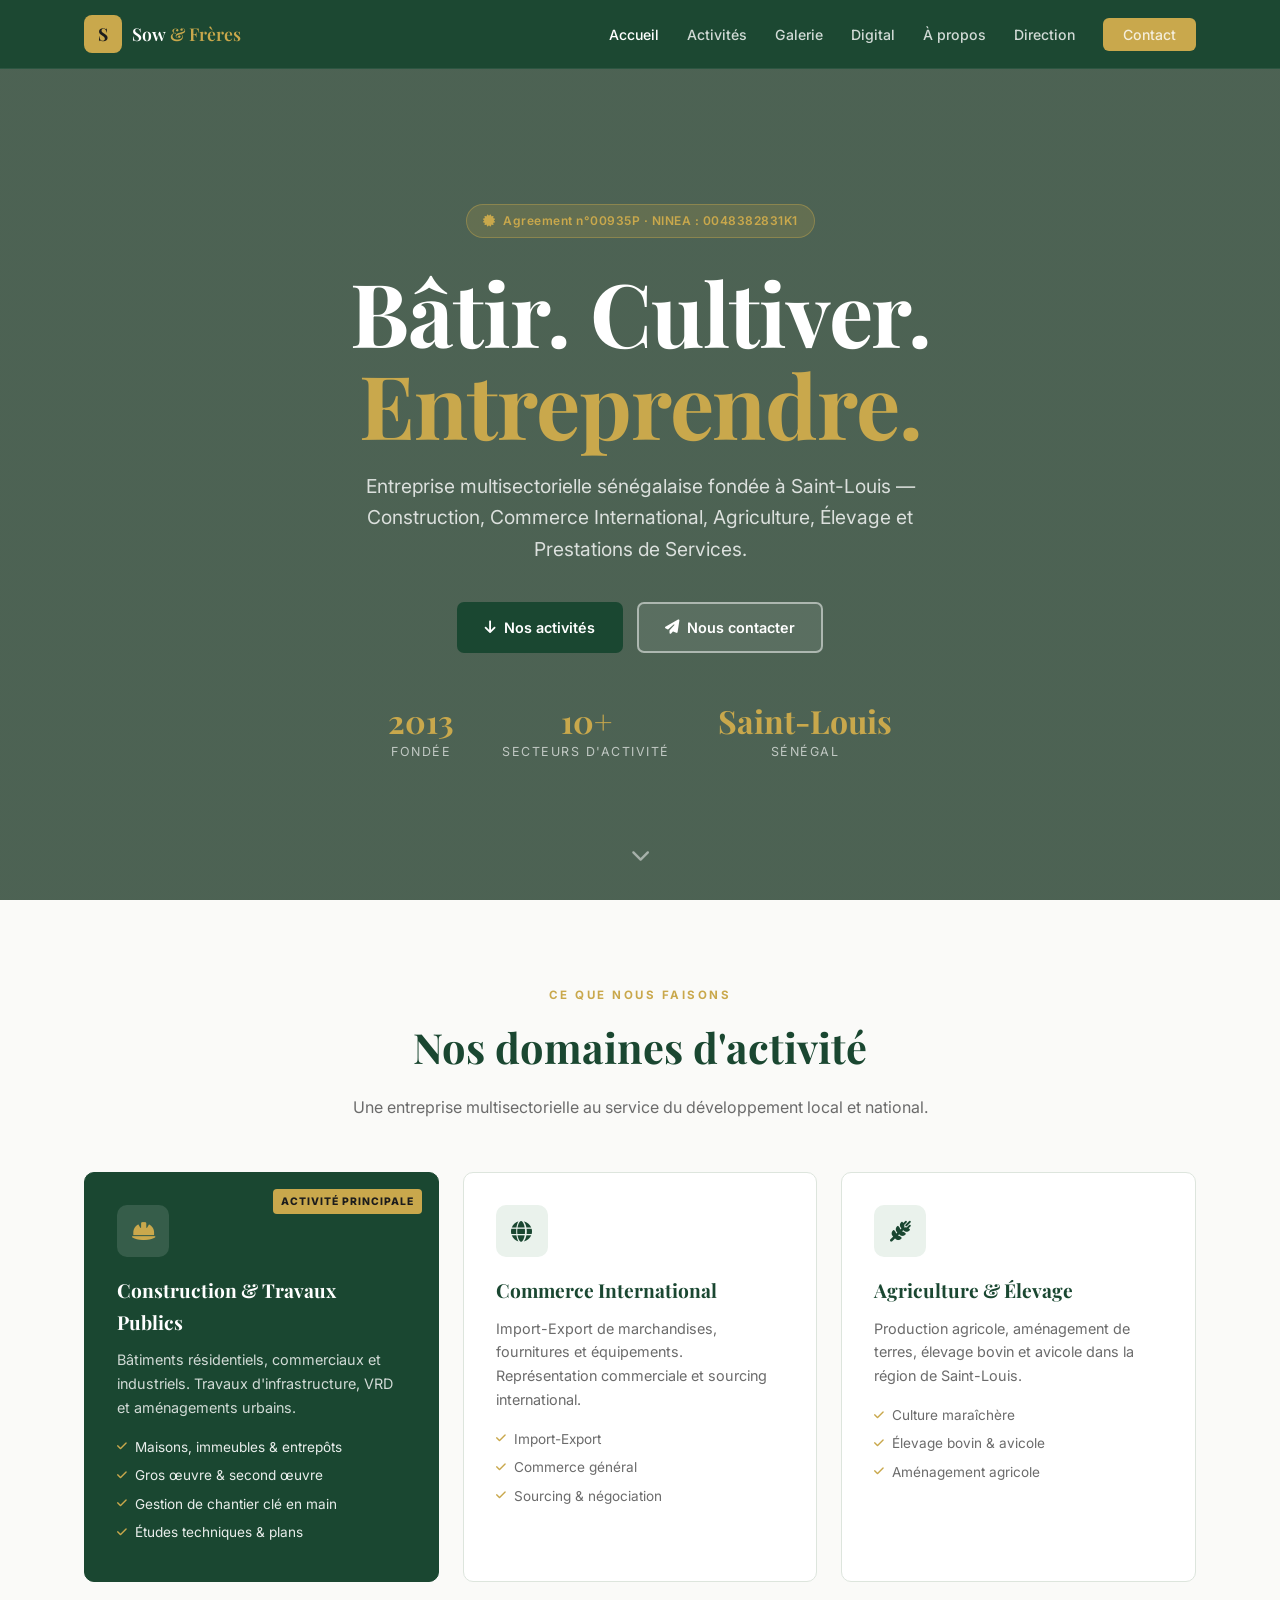
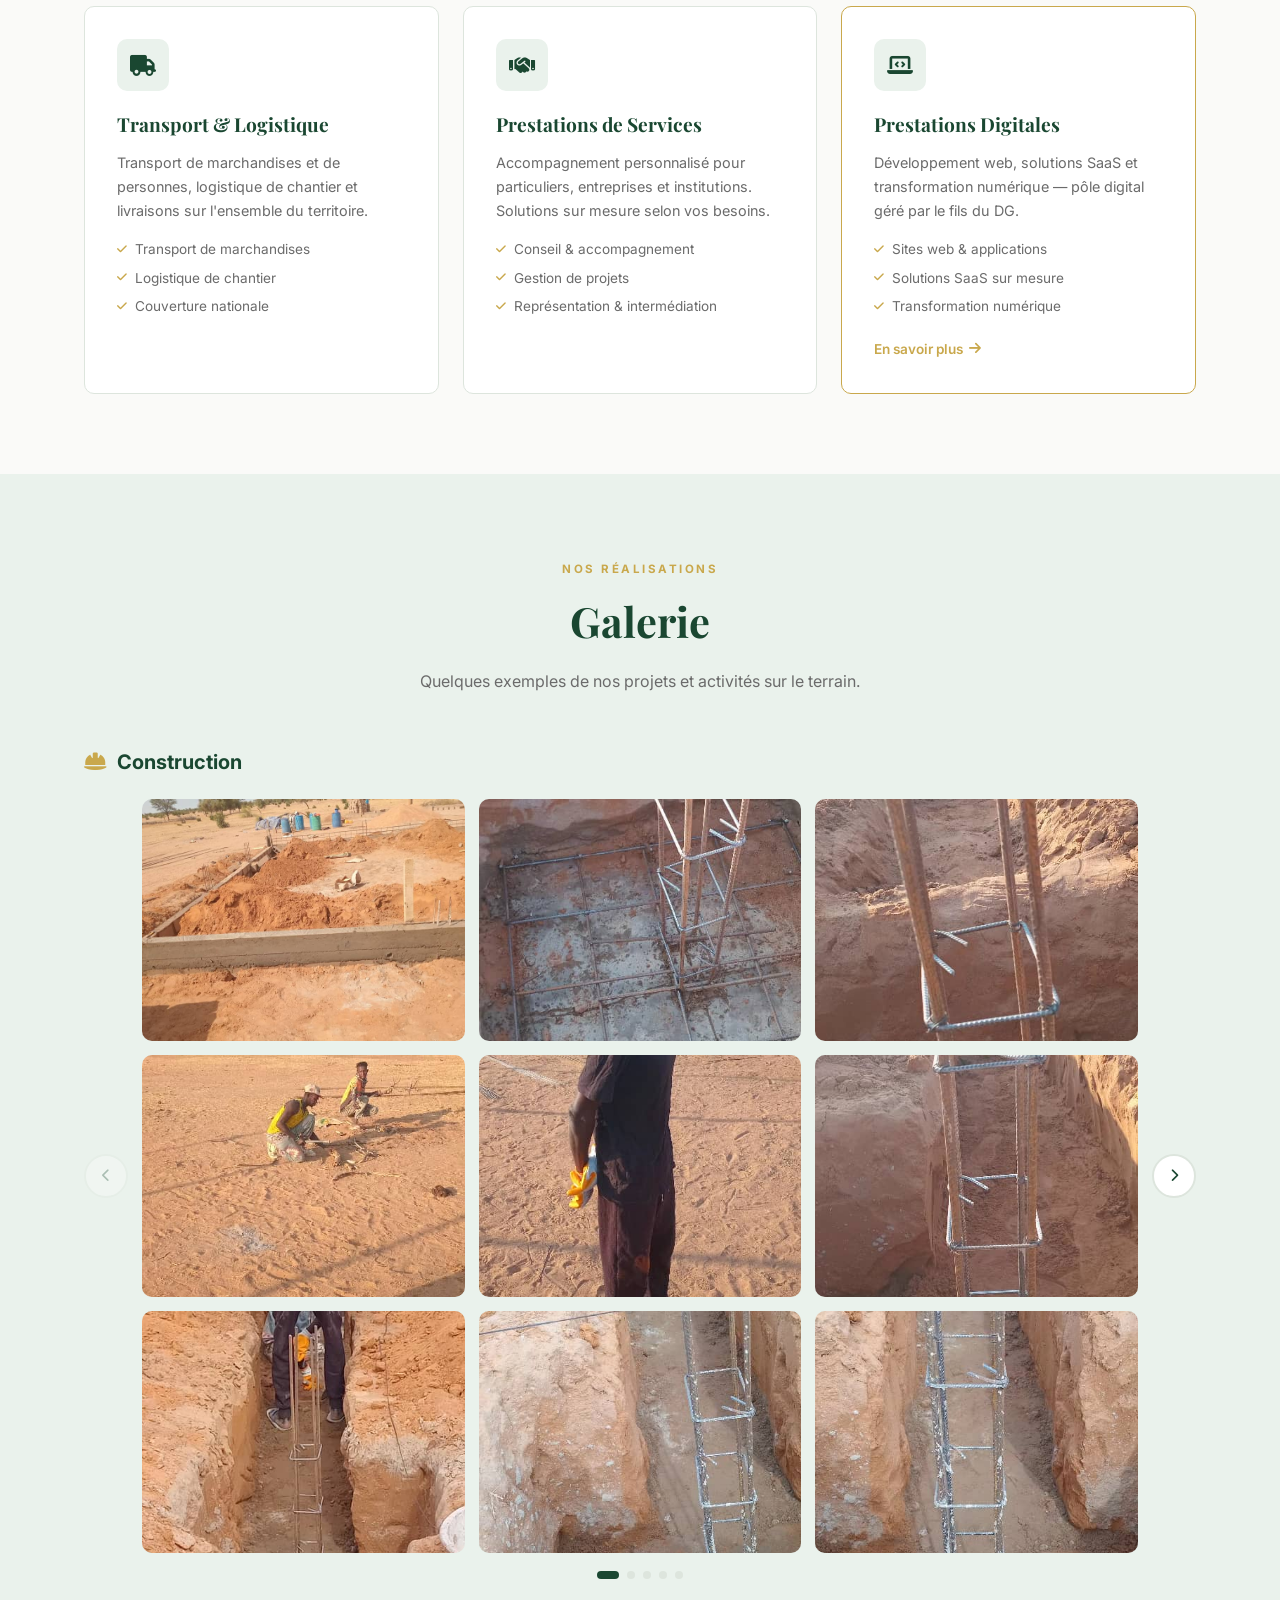
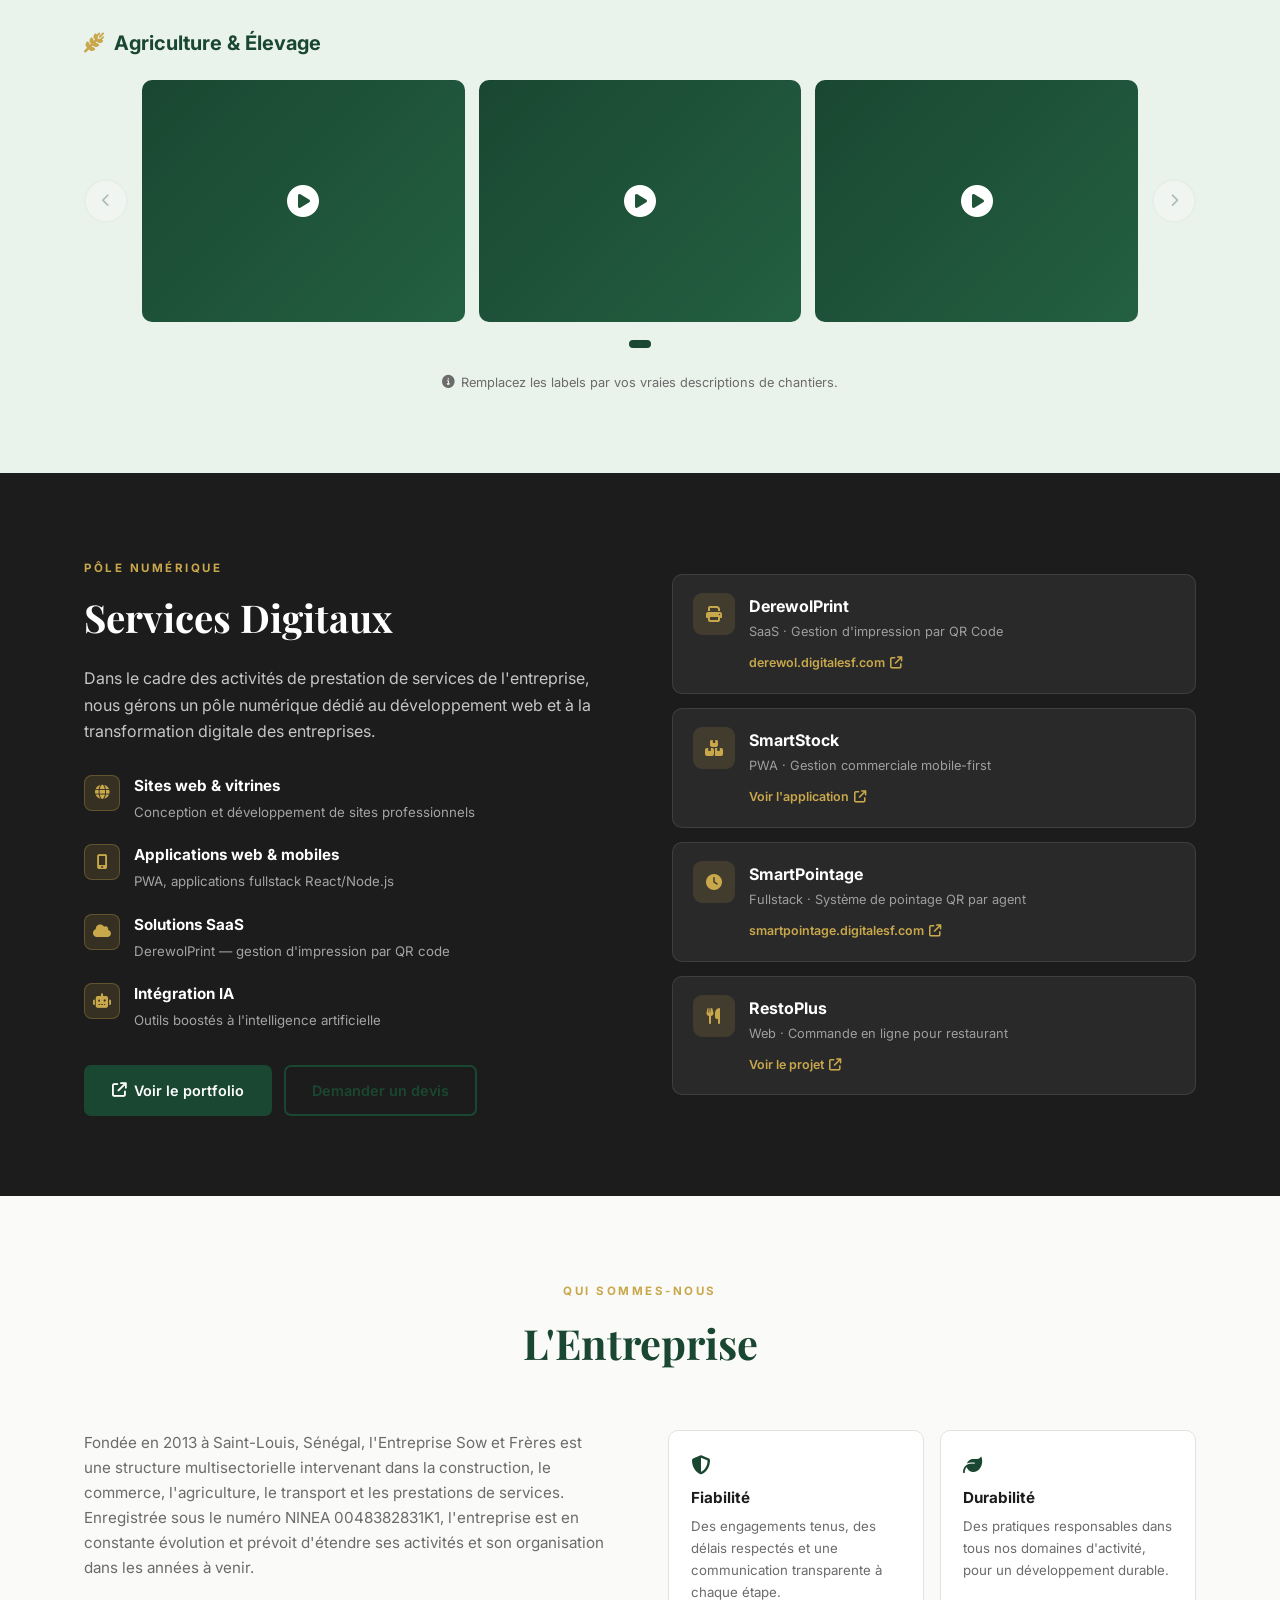
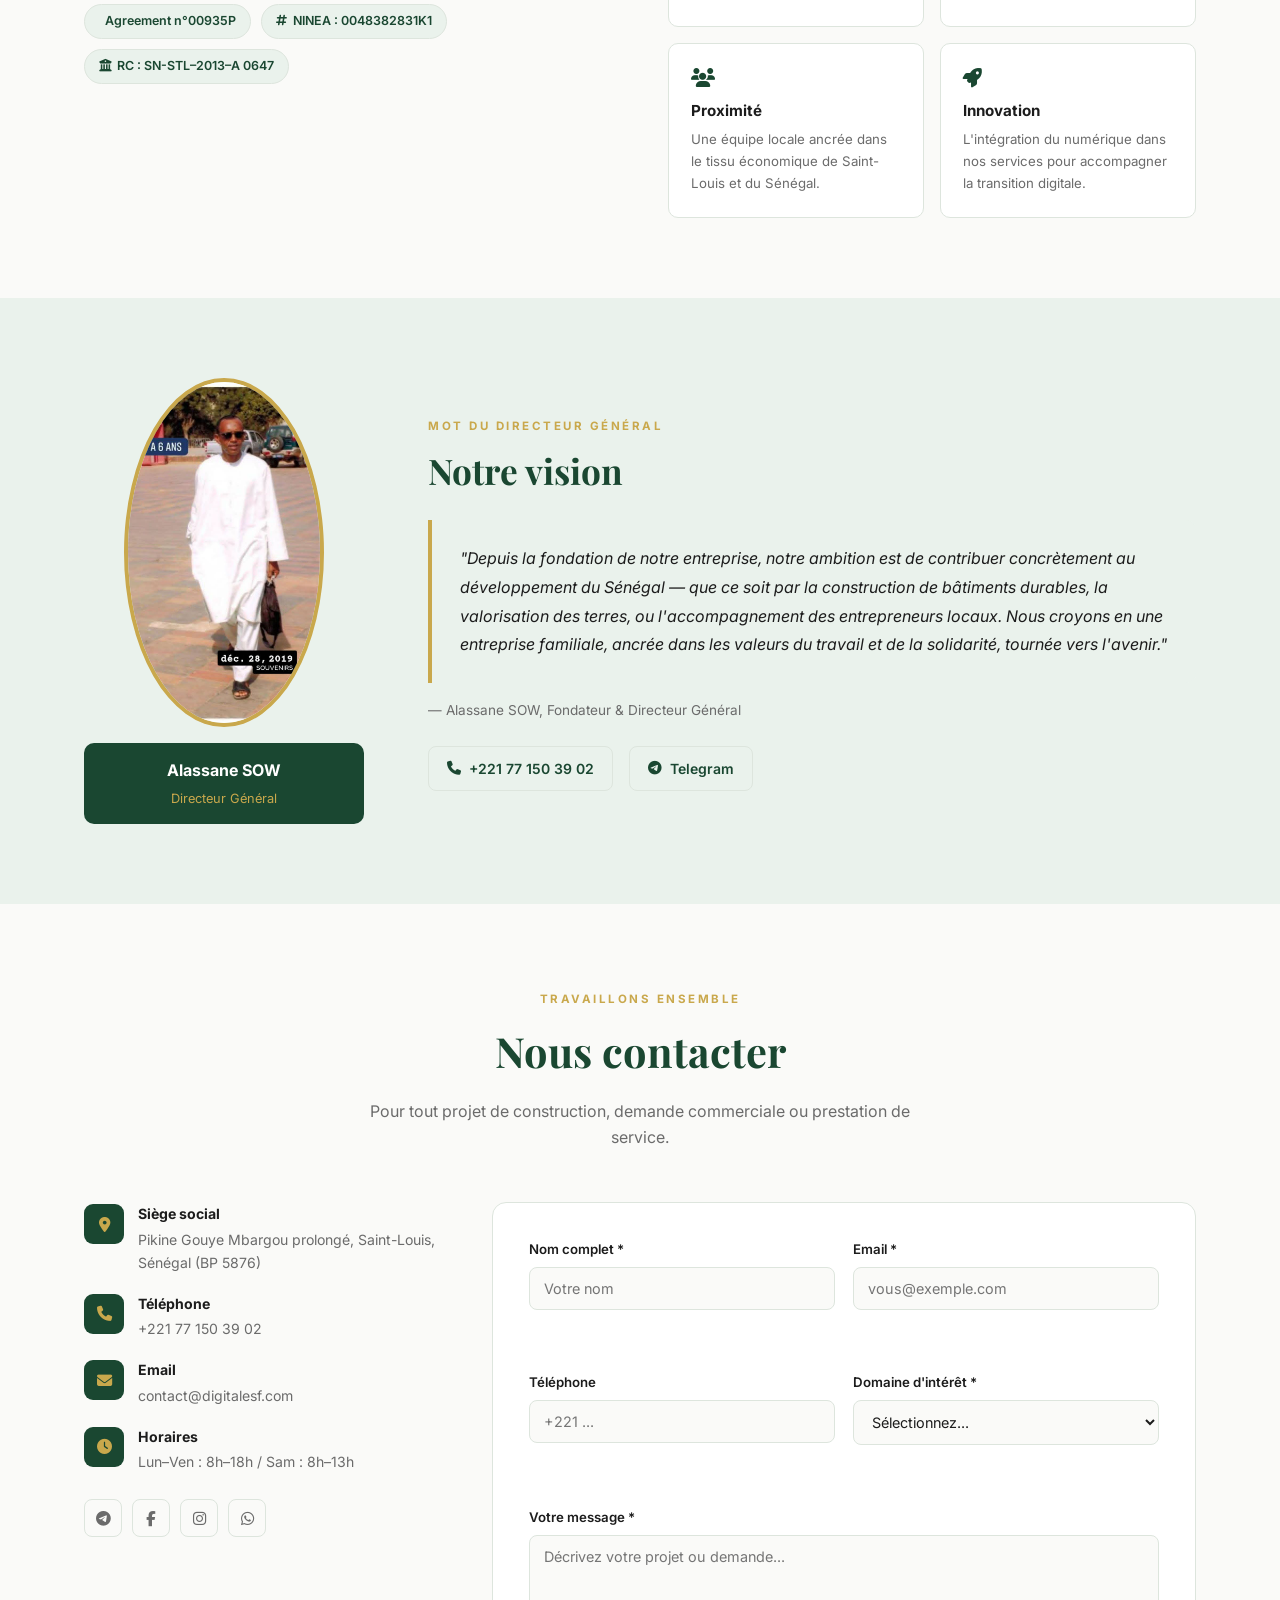
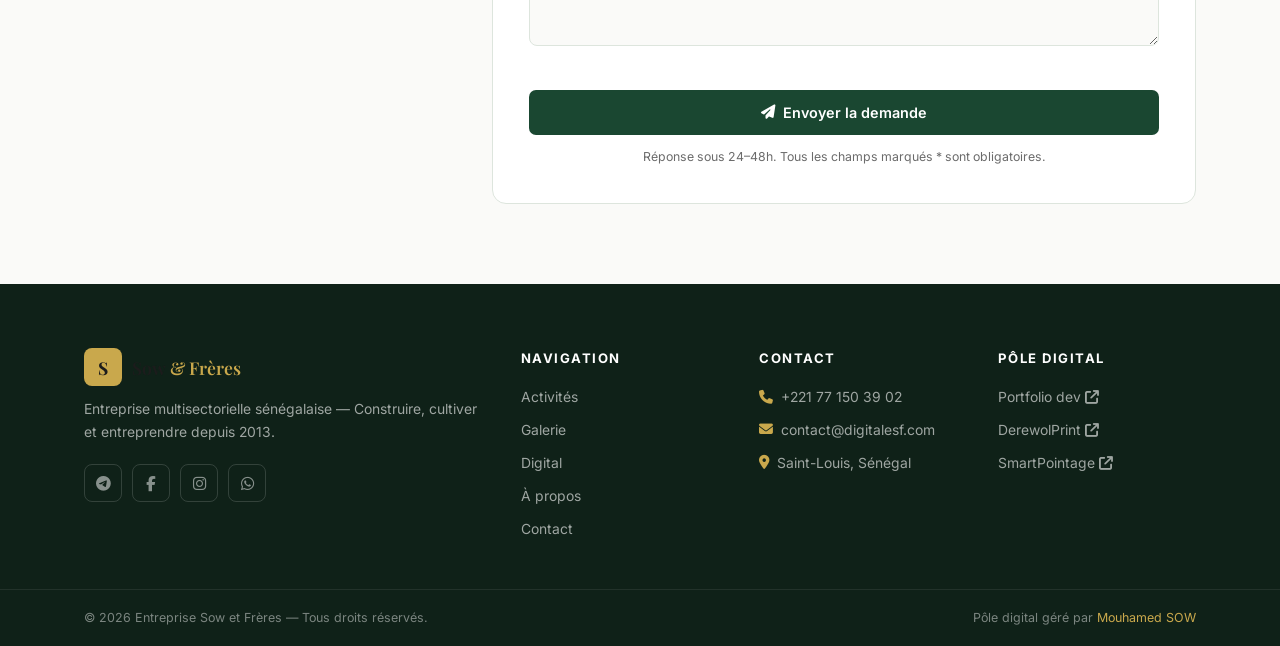
<file: index.html>
<!doctype html>
<html lang="fr">
  <head>
    <meta charset="utf-8" />
    <meta name="viewport" content="width=device-width,initial-scale=1" />
    <title>
      Entreprise Sow et Frères — Construction, Commerce, Agriculture, Services
      Digitaux
    </title>
    <meta
      name="description"
      content="Entreprise Sow et Frères : Construction de bâtiments, Travaux Publics, Commerce Général, Import-Export, Agriculture, Élevage, Transport et Prestations de Services — Saint-Louis, Sénégal."
    />
    <link rel="preconnect" href="https://fonts.googleapis.com" />
    <link rel="preconnect" href="https://fonts.gstatic.com" crossorigin />
    <link
      href="https://fonts.googleapis.com/css2?family=Playfair+Display:wght@600;700&family=Inter:wght@400;500;600&display=swap"
      rel="stylesheet"
    />
    <link
      rel="stylesheet"
      href="https://cdnjs.cloudflare.com/ajax/libs/font-awesome/6.5.0/css/all.min.css"
    />
    <link rel="stylesheet" href="styles.css" />
  </head>
  <body>
    <!-- ═══════════════════════════ HEADER ═══════════════════════════ -->
    <header class="site-header" id="top">
      <div class="container header-inner">
        <a href="#accueil" class="logo" aria-label="Entreprise Sow et Frères">
          <span class="logo-mark">S</span>
          <span class="logo-text">Sow <span>& Frères</span></span>
        </a>
        <nav aria-label="Navigation principale">
          <button
            class="nav-toggle"
            aria-expanded="false"
            aria-controls="menu"
            aria-label="Menu"
          >
            <span></span><span></span><span></span>
          </button>
          <ul id="menu" class="nav-list">
            <li><a href="#accueil">Accueil</a></li>
            <li><a href="#services">Activités</a></li>
            <li><a href="#galerie">Galerie</a></li>
            <li><a href="#digital">Digital</a></li>
            <li><a href="#entreprise">À propos</a></li>
            <li><a href="#dg">Direction</a></li>
            <li><a href="#contact" class="btn-nav">Contact</a></li>
          </ul>
        </nav>
      </div>
    </header>

    <!-- ═══════════════════════════ HERO ═══════════════════════════ -->
    <section id="accueil" class="hero">
      <div class="hero-overlay"></div>
      <div class="container hero-inner">
        <div class="hero-badge">
          <i class="fa-solid fa-certificate"></i>
          Agreement n°00935P · NINEA : 0048382831K1
        </div>
        <h1>Bâtir. Cultiver.<br /><span>Entreprendre.</span></h1>
        <p class="hero-sub">
          Entreprise multisectorielle sénégalaise fondée à Saint-Louis —
          Construction, Commerce International, Agriculture, Élevage et
          Prestations de Services.
        </p>
        <div class="hero-actions">
          <a href="#services" class="btn btn-primary"
            ><i class="fa-solid fa-arrow-down"></i> Nos activités</a
          >
          <a href="#contact" class="btn btn-ghost"
            ><i class="fa-solid fa-paper-plane"></i> Nous contacter</a
          >
        </div>
        <div class="hero-stats">
          <div class="stat"><strong>2013</strong><span>Fondée</span></div>
          <div class="stat">
            <strong>10+</strong><span>Secteurs d'activité</span>
          </div>
          <div class="stat">
            <strong>Saint-Louis</strong><span>Sénégal</span>
          </div>
        </div>
      </div>
      <div class="hero-scroll"><i class="fa-solid fa-chevron-down"></i></div>
    </section>

    <!-- ═══════════════════════════ ACTIVITÉS ═══════════════════════════ -->
    <section id="services" class="section">
      <div class="container">
        <div class="section-head">
          <span class="eyebrow">Ce que nous faisons</span>
          <h2>Nos domaines d'activité</h2>
          <p>
            Une entreprise multisectorielle au service du développement local et
            national.
          </p>
        </div>
        <div class="activities-grid">
          <article class="activity-card featured">
            <div class="ac-icon"><i class="fa-solid fa-hard-hat"></i></div>
            <h3>Construction & Travaux Publics</h3>
            <p>
              Bâtiments résidentiels, commerciaux et industriels. Travaux
              d'infrastructure, VRD et aménagements urbains.
            </p>
            <ul>
              <li>
                <i class="fa-solid fa-check"></i> Maisons, immeubles & entrepôts
              </li>
              <li>
                <i class="fa-solid fa-check"></i> Gros œuvre & second œuvre
              </li>
              <li>
                <i class="fa-solid fa-check"></i> Gestion de chantier clé en
                main
              </li>
              <li>
                <i class="fa-solid fa-check"></i> Études techniques & plans
              </li>
            </ul>
            <span class="ac-label">Activité principale</span>
          </article>

          <article class="activity-card">
            <div class="ac-icon"><i class="fa-solid fa-globe"></i></div>
            <h3>Commerce International</h3>
            <p>
              Import-Export de marchandises, fournitures et équipements.
              Représentation commerciale et sourcing international.
            </p>
            <ul>
              <li><i class="fa-solid fa-check"></i> Import-Export</li>
              <li><i class="fa-solid fa-check"></i> Commerce général</li>
              <li><i class="fa-solid fa-check"></i> Sourcing & négociation</li>
            </ul>
          </article>

          <article class="activity-card">
            <div class="ac-icon"><i class="fa-solid fa-wheat-awn"></i></div>
            <h3>Agriculture & Élevage</h3>
            <p>
              Production agricole, aménagement de terres, élevage bovin et
              avicole dans la région de Saint-Louis.
            </p>
            <ul>
              <li><i class="fa-solid fa-check"></i> Culture maraîchère</li>
              <li><i class="fa-solid fa-check"></i> Élevage bovin & avicole</li>
              <li><i class="fa-solid fa-check"></i> Aménagement agricole</li>
            </ul>
          </article>

          <article class="activity-card">
            <div class="ac-icon"><i class="fa-solid fa-truck"></i></div>
            <h3>Transport & Logistique</h3>
            <p>
              Transport de marchandises et de personnes, logistique de chantier
              et livraisons sur l'ensemble du territoire.
            </p>
            <ul>
              <li>
                <i class="fa-solid fa-check"></i> Transport de marchandises
              </li>
              <li><i class="fa-solid fa-check"></i> Logistique de chantier</li>
              <li><i class="fa-solid fa-check"></i> Couverture nationale</li>
            </ul>
          </article>

          <article class="activity-card">
            <div class="ac-icon"><i class="fa-solid fa-handshake"></i></div>
            <h3>Prestations de Services</h3>
            <p>
              Accompagnement personnalisé pour particuliers, entreprises et
              institutions. Solutions sur mesure selon vos besoins.
            </p>
            <ul>
              <li>
                <i class="fa-solid fa-check"></i> Conseil & accompagnement
              </li>
              <li><i class="fa-solid fa-check"></i> Gestion de projets</li>
              <li>
                <i class="fa-solid fa-check"></i> Représentation &
                intermédiation
              </li>
            </ul>
          </article>

          <article class="activity-card ac-digital">
            <div class="ac-icon"><i class="fa-solid fa-laptop-code"></i></div>
            <h3>Prestations Digitales</h3>
            <p>
              Développement web, solutions SaaS et transformation numérique —
              pôle digital géré par le fils du DG.
            </p>
            <ul>
              <li>
                <i class="fa-solid fa-check"></i> Sites web & applications
              </li>
              <li>
                <i class="fa-solid fa-check"></i> Solutions SaaS sur mesure
              </li>
              <li>
                <i class="fa-solid fa-check"></i> Transformation numérique
              </li>
            </ul>
            <a href="#digital" class="ac-link"
              >En savoir plus <i class="fa-solid fa-arrow-right"></i
            ></a>
          </article>
        </div>
      </div>
    </section>

    <!-- ═══════════════════════════ GALERIE ═══════════════════════════ -->
    <section id="galerie" class="section section-alt">
      <div class="container">
        <div class="section-head">
          <span class="eyebrow">Nos réalisations</span>
          <h2>Galerie</h2>
          <p>Quelques exemples de nos projets et activités sur le terrain.</p>
        </div>

        <!-- ── CONSTRUCTION ── -->
        <div class="gallery-category">
          <h3 class="cat-title"><i class="fa-solid fa-hard-hat"></i> Construction</h3>
          <div class="pgallery-wrapper">
            <button class="pgallery-arrow prev" disabled><i class="fa-solid fa-chevron-left"></i></button>
            <div class="pgallery-viewport">
              <div class="pgallery-track">

                <div class="pgallery-page">
                  <figure class="gi"><img src="src/construction/WhatsApp%20Image%202026-01-12%20at%2012.52.41.jpeg" loading="lazy" alt=""/><figcaption>Chantier 01 — Saint-Louis</figcaption></figure>
                  <figure class="gi"><img src="src/construction/WhatsApp%20Image%202026-01-12%20at%2012.52.42.jpeg" loading="lazy" alt=""/><figcaption>Chantier 02 — Saint-Louis</figcaption></figure>
                  <figure class="gi"><img src="src/construction/WhatsApp%20Image%202026-01-12%20at%2012.52.42%20(1).jpeg" loading="lazy" alt=""/><figcaption>Chantier 03 — Saint-Louis</figcaption></figure>
                  <figure class="gi"><img src="src/construction/WhatsApp%20Image%202026-01-12%20at%2012.52.42%20(2).jpeg" loading="lazy" alt=""/><figcaption>Chantier 04 — Saint-Louis</figcaption></figure>
                  <figure class="gi"><img src="src/construction/WhatsApp%20Image%202026-01-12%20at%2012.52.43.jpeg" loading="lazy" alt=""/><figcaption>Chantier 05 — Saint-Louis</figcaption></figure>
                  <figure class="gi"><img src="src/construction/WhatsApp%20Image%202026-01-12%20at%2012.52.43%20(1).jpeg" loading="lazy" alt=""/><figcaption>Chantier 06 — Saint-Louis</figcaption></figure>
                  <figure class="gi"><img src="src/construction/WhatsApp%20Image%202026-01-12%20at%2012.52.43%20(2).jpeg" loading="lazy" alt=""/><figcaption>Chantier 07 — Saint-Louis</figcaption></figure>
                  <figure class="gi"><img src="src/construction/WhatsApp%20Image%202026-01-12%20at%2012.52.43%20(3).jpeg" loading="lazy" alt=""/><figcaption>Chantier 08 — Saint-Louis</figcaption></figure>
                  <figure class="gi"><img src="src/construction/WhatsApp%20Image%202026-01-12%20at%2012.52.44.jpeg" loading="lazy" alt=""/><figcaption>Chantier 09 — Saint-Louis</figcaption></figure>
                </div>

                <div class="pgallery-page">
                  <figure class="gi"><img src="src/construction/WhatsApp%20Image%202026-01-12%20at%2012.52.44%20(1).jpeg" loading="lazy" alt=""/><figcaption>Chantier 10 — Saint-Louis</figcaption></figure>
                  <figure class="gi"><img src="src/construction/WhatsApp%20Image%202026-01-12%20at%2012.52.46.jpeg" loading="lazy" alt=""/><figcaption>Chantier 11 — Saint-Louis</figcaption></figure>
                  <figure class="gi"><img src="src/construction/WhatsApp%20Image%202026-01-12%20at%2012.52.47.jpeg" loading="lazy" alt=""/><figcaption>Chantier 12 — Saint-Louis</figcaption></figure>
                  <figure class="gi"><img src="src/construction/WhatsApp%20Image%202026-01-12%20at%2012.52.47%20(1).jpeg" loading="lazy" alt=""/><figcaption>Chantier 13 — Saint-Louis</figcaption></figure>
                  <figure class="gi"><img src="src/construction/WhatsApp%20Image%202026-01-12%20at%2012.52.47%20(2).jpeg" loading="lazy" alt=""/><figcaption>Chantier 14 — Saint-Louis</figcaption></figure>
                  <figure class="gi"><img src="src/construction/WhatsApp%20Image%202026-01-12%20at%2012.52.47%20(3).jpeg" loading="lazy" alt=""/><figcaption>Chantier 15 — Saint-Louis</figcaption></figure>
                  <figure class="gi"><img src="src/construction/WhatsApp%20Image%202026-01-12%20at%2012.52.48.jpeg" loading="lazy" alt=""/><figcaption>Chantier 16 — Saint-Louis</figcaption></figure>
                  <figure class="gi"><img src="src/construction/WhatsApp%20Image%202026-01-12%20at%2012.52.49.jpeg" loading="lazy" alt=""/><figcaption>Chantier 17 — Saint-Louis</figcaption></figure>
                  <figure class="gi"><img src="src/construction/WhatsApp%20Image%202026-01-12%20at%2012.52.49%20(1).jpeg" loading="lazy" alt=""/><figcaption>Chantier 18 — Saint-Louis</figcaption></figure>
                </div>

                <div class="pgallery-page">
                  <figure class="gi"><img src="src/construction/WhatsApp%20Image%202026-01-12%20at%2012.52.50.jpeg" loading="lazy" alt=""/><figcaption>Chantier 19 — Saint-Louis</figcaption></figure>
                  <figure class="gi"><img src="src/construction/WhatsApp%20Image%202026-01-12%20at%2012.52.50%20(1).jpeg" loading="lazy" alt=""/><figcaption>Chantier 20 — Saint-Louis</figcaption></figure>
                  <figure class="gi"><img src="src/construction/WhatsApp%20Image%202026-01-12%20at%2012.52.50%20(2).jpeg" loading="lazy" alt=""/><figcaption>Chantier 21 — Saint-Louis</figcaption></figure>
                  <figure class="gi"><img src="src/construction/WhatsApp%20Image%202026-01-12%20at%2012.52.51.jpeg" loading="lazy" alt=""/><figcaption>Chantier 22 — Saint-Louis</figcaption></figure>
                  <figure class="gi"><img src="src/construction/WhatsApp%20Image%202026-01-12%20at%2012.52.51%20(1).jpeg" loading="lazy" alt=""/><figcaption>Chantier 23 — Saint-Louis</figcaption></figure>
                  <figure class="gi"><img src="src/construction/WhatsApp%20Image%202026-01-12%20at%2012.52.51%20(2).jpeg" loading="lazy" alt=""/><figcaption>Chantier 24 — Saint-Louis</figcaption></figure>
                  <figure class="gi"><img src="src/construction/WhatsApp%20Image%202026-01-12%20at%2012.52.51%20(3).jpeg" loading="lazy" alt=""/><figcaption>Chantier 25 — Saint-Louis</figcaption></figure>
                  <figure class="gi"><img src="src/construction/WhatsApp%20Image%202026-01-12%20at%2012.52.52.jpeg" loading="lazy" alt=""/><figcaption>Chantier 26 — Saint-Louis</figcaption></figure>
                  <figure class="gi"><img src="src/construction/WhatsApp%20Image%202026-01-12%20at%2012.52.52%20(1).jpeg" loading="lazy" alt=""/><figcaption>Chantier 27 — Saint-Louis</figcaption></figure>
                </div>

                <div class="pgallery-page">
                  <figure class="gi"><img src="src/construction/WhatsApp%20Image%202026-01-12%20at%2012.52.52%20(2).jpeg" loading="lazy" alt=""/><figcaption>Chantier 28 — Saint-Louis</figcaption></figure>
                  <figure class="gi"><img src="src/construction/WhatsApp%20Image%202025-09-09%20at%2017.31.58.jpeg" loading="lazy" alt=""/><figcaption>Chantier 29 — Saint-Louis</figcaption></figure>
                  <figure class="gi"><img src="src/construction/WhatsApp%20Image%202025-09-09%20at%2017.31.58%20(1).jpeg" loading="lazy" alt=""/><figcaption>Chantier 30 — Saint-Louis</figcaption></figure>
                  <figure class="gi"><img src="src/construction/WhatsApp%20Image%202025-09-09%20at%2017.31.58%20(2).jpeg" loading="lazy" alt=""/><figcaption>Chantier 31 — Saint-Louis</figcaption></figure>
                  <figure class="gi"><img src="src/construction/WhatsApp%20Image%202025-09-09%20at%2017.31.58%20(3).jpeg" loading="lazy" alt=""/><figcaption>Chantier 32 — Saint-Louis</figcaption></figure>
                  <figure class="gi"><img src="src/construction/WhatsApp%20Image%202025-09-09%20at%2017.31.59.jpeg" loading="lazy" alt=""/><figcaption>Chantier 33 — Saint-Louis</figcaption></figure>
                  <figure class="gi video-item" data-video="src/construction/WhatsApp%20Video%202025-09-15%20at%2012.57.25.mp4"><div class="video-thumb"><i class="fa-solid fa-circle-play"></i></div><figcaption>Vidéo chantier A — 2025</figcaption></figure>
                  <figure class="gi video-item" data-video="src/construction/WhatsApp%20Video%202025-09-15%20at%2012.57.26%20(1).mp4"><div class="video-thumb"><i class="fa-solid fa-circle-play"></i></div><figcaption>Vidéo chantier B — 2025</figcaption></figure>
                  <figure class="gi video-item" data-video="src/construction/WhatsApp%20Video%202025-09-15%20at%2012.57.26%20(2).mp4"><div class="video-thumb"><i class="fa-solid fa-circle-play"></i></div><figcaption>Vidéo chantier C — 2025</figcaption></figure>
                </div>

                <div class="pgallery-page">
                  <figure class="gi video-item" data-video="src/construction/WhatsApp%20Video%202025-09-15%20at%2012.57.26.mp4"><div class="video-thumb"><i class="fa-solid fa-circle-play"></i></div><figcaption>Vidéo chantier D — 2025</figcaption></figure>
                  <figure class="gi video-item" data-video="src/construction/WhatsApp%20Video%202025-09-15%20at%2012.57.27%20(1).mp4"><div class="video-thumb"><i class="fa-solid fa-circle-play"></i></div><figcaption>Vidéo chantier E — 2025</figcaption></figure>
                  <figure class="gi video-item" data-video="src/construction/WhatsApp%20Video%202025-09-15%20at%2012.57.27.mp4"><div class="video-thumb"><i class="fa-solid fa-circle-play"></i></div><figcaption>Vidéo chantier F — 2025</figcaption></figure>
                  <figure class="gi video-item" data-video="src/construction/WhatsApp%20Video%202026-03-05%20at%2022.14.51.mp4"><div class="video-thumb"><i class="fa-solid fa-circle-play"></i></div><figcaption>Vidéo chantier G — 2026</figcaption></figure>
                  <figure class="gi video-item" data-video="src/construction/WhatsApp%20Video%202026-06-12%20at%2015.04.04.mp4"><div class="video-thumb"><i class="fa-solid fa-circle-play"></i></div><figcaption>Vidéo chantier H — 2026</figcaption></figure>
                  <figure class="gi video-item" data-video="src/construction/WhatsApp%20Video%202026-06-12%20at%2015.05.21.mp4"><div class="video-thumb"><i class="fa-solid fa-circle-play"></i></div><figcaption>Vidéo chantier I — 2026</figcaption></figure>
                  <figure class="gi video-item" data-video="src/construction/WhatsApp%20Video%202026-06-12%20at%2015.06.59.mp4"><div class="video-thumb"><i class="fa-solid fa-circle-play"></i></div><figcaption>Vidéo chantier J — 2026</figcaption></figure>
                </div>

              </div>
            </div>
            <button class="pgallery-arrow next"><i class="fa-solid fa-chevron-right"></i></button>
          </div>
          <div class="pgallery-dots"></div>
        </div>

        <!-- ── AGRICULTURE ── -->
        <div class="gallery-category">
          <h3 class="cat-title"><i class="fa-solid fa-wheat-awn"></i> Agriculture & Élevage</h3>
          <div class="pgallery-wrapper">
            <button class="pgallery-arrow prev" disabled><i class="fa-solid fa-chevron-left"></i></button>
            <div class="pgallery-viewport">
              <div class="pgallery-track">
                <div class="pgallery-page">
                  <figure class="gi video-item" data-video="src/agriculture/WhatsApp%20Video%202026-06-12%20at%2015.08.27.mp4"><div class="video-thumb"><i class="fa-solid fa-circle-play"></i></div><figcaption>Agriculture A — Saint-Louis, 2026</figcaption></figure>
                  <figure class="gi video-item" data-video="src/agriculture/WhatsApp%20Video%202026-06-12%20at%2015.10.11.mp4"><div class="video-thumb"><i class="fa-solid fa-circle-play"></i></div><figcaption>Agriculture B — Saint-Louis, 2026</figcaption></figure>
                  <figure class="gi video-item" data-video="src/agriculture/WhatsApp%20Video%202026-06-12%20at%2015.11.37.mp4"><div class="video-thumb"><i class="fa-solid fa-circle-play"></i></div><figcaption>Agriculture C — Saint-Louis, 2026</figcaption></figure>
                </div>
              </div>
            </div>
            <button class="pgallery-arrow next" disabled><i class="fa-solid fa-chevron-right"></i></button>
          </div>
          <div class="pgallery-dots"></div>
        </div>

        <p class="gallery-note">
          <i class="fa-solid fa-circle-info"></i>
          Remplacez les labels par vos vraies descriptions de chantiers.
        </p>
      </div>
    </section>

    <!-- ═══════════════════════════ PÔLE DIGITAL ═══════════════════════════ -->
    <section id="digital" class="section digital-section">
      <div class="container">
        <div class="digital-inner">
          <div class="digital-text">
            <span class="eyebrow">Pôle numérique</span>
            <h2>Services Digitaux</h2>
            <p>
              Dans le cadre des activités de prestation de services de
              l'entreprise, nous gérons un pôle numérique dédié au développement
              web et à la transformation digitale des entreprises.
            </p>
            <ul class="digital-list">
              <li>
                <i class="fa-solid fa-globe"></i>
                <div>
                  <strong>Sites web & vitrines</strong
                  ><span
                    >Conception et développement de sites professionnels</span
                  >
                </div>
              </li>
              <li>
                <i class="fa-solid fa-mobile-screen"></i>
                <div>
                  <strong>Applications web & mobiles</strong
                  ><span>PWA, applications fullstack React/Node.js</span>
                </div>
              </li>
              <li>
                <i class="fa-solid fa-cloud"></i>
                <div>
                  <strong>Solutions SaaS</strong
                  ><span>DerewolPrint — gestion d'impression par QR code</span>
                </div>
              </li>
              <li>
                <i class="fa-solid fa-robot"></i>
                <div>
                  <strong>Intégration IA</strong
                  ><span>Outils boostés à l'intelligence artificielle</span>
                </div>
              </li>
            </ul>
            <div class="digital-actions">
              <a
                href="https://mouhamedsow.digitalesf.com"
                target="_blank"
                class="btn btn-primary"
                ><i class="fa-solid fa-arrow-up-right-from-square"></i> Voir le
                portfolio</a
              >
              <a href="#contact" class="btn btn-outline">Demander un devis</a>
            </div>
          </div>
          <div class="digital-projects">
            <div class="dp-card">
              <div class="dp-icon"><i class="fa-solid fa-print"></i></div>
              <div>
                <strong>DerewolPrint</strong>
                <span>SaaS · Gestion d'impression par QR Code</span>
                <a
                  href="https://derewol.digitalesf.com"
                  target="_blank"
                  class="dp-link"
                  >derewol.digitalesf.com
                  <i class="fa-solid fa-arrow-up-right-from-square"></i
                ></a>
              </div>
            </div>
            <div class="dp-card">
              <div class="dp-icon">
                <i class="fa-solid fa-boxes-stacked"></i>
              </div>
              <div>
                <strong>SmartStock</strong>
                <span>PWA · Gestion commerciale mobile-first</span>
                <a
                  href="https://smartstock-pwa-cyan.vercel.app"
                  target="_blank"
                  class="dp-link"
                  >Voir l'application
                  <i class="fa-solid fa-arrow-up-right-from-square"></i
                ></a>
              </div>
            </div>
            <div class="dp-card">
              <div class="dp-icon"><i class="fa-solid fa-clock"></i></div>
              <div>
                <strong>SmartPointage</strong>
                <span>Fullstack · Système de pointage QR par agent</span>
                <a
                  href="https://smartpointage.digitalesf.com"
                  target="_blank"
                  class="dp-link"
                  >smartpointage.digitalesf.com
                  <i class="fa-solid fa-arrow-up-right-from-square"></i
                ></a>
              </div>
            </div>
            <div class="dp-card">
              <div class="dp-icon"><i class="fa-solid fa-utensils"></i></div>
              <div>
                <strong>RestoPlus</strong>
                <span>Web · Commande en ligne pour restaurant</span>
                <a
                  href="https://restoplus-lakora.onrender.com"
                  target="_blank"
                  class="dp-link"
                  >Voir le projet
                  <i class="fa-solid fa-arrow-up-right-from-square"></i
                ></a>
              </div>
            </div>
          </div>
        </div>
      </div>
    </section>

    <!-- ═══════════════════════════ À PROPOS ═══════════════════════════ -->
    <section id="entreprise" class="section">
      <div class="container">
        <div class="section-head">
          <span class="eyebrow">Qui sommes-nous</span>
          <h2>L'Entreprise</h2>
        </div>
        <div class="about-grid">
          <div class="about-text">
            <p>
              Fondée en 2013 à Saint-Louis, Sénégal, l'Entreprise Sow et Frères
              est une structure multisectorielle intervenant dans la
              construction, le commerce, l'agriculture, le transport et les
              prestations de services. Enregistrée sous le numéro NINEA
              0048382831K1, l'entreprise est en constante évolution et prévoit
              d'étendre ses activités et son organisation dans les années à
              venir.
            </p>
            <div class="about-badges">
              <span class="badge"
                ><i class="fa-solid fa-file-certificate"></i> Agreement
                n°00935P</span
              >
              <span class="badge"
                ><i class="fa-solid fa-hashtag"></i> NINEA : 0048382831K1</span
              >
              <span class="badge"
                ><i class="fa-solid fa-building-columns"></i> RC : SN-STL–2013–A
                0647</span
              >
            </div>
          </div>
          <div class="about-values">
            <div class="value-box">
              <i class="fa-solid fa-shield-halved"></i>
              <h4>Fiabilité</h4>
              <p>
                Des engagements tenus, des délais respectés et une communication
                transparente à chaque étape.
              </p>
            </div>
            <div class="value-box">
              <i class="fa-solid fa-leaf"></i>
              <h4>Durabilité</h4>
              <p>
                Des pratiques responsables dans tous nos domaines d'activité,
                pour un développement durable.
              </p>
            </div>
            <div class="value-box">
              <i class="fa-solid fa-users"></i>
              <h4>Proximité</h4>
              <p>
                Une équipe locale ancrée dans le tissu économique de Saint-Louis
                et du Sénégal.
              </p>
            </div>
            <div class="value-box">
              <i class="fa-solid fa-rocket"></i>
              <h4>Innovation</h4>
              <p>
                L'intégration du numérique dans nos services pour accompagner la
                transition digitale.
              </p>
            </div>
          </div>
        </div>
      </div>
    </section>

    <!-- ═══════════════════════════ DG ═══════════════════════════ -->
    <section id="dg" class="section section-alt">
      <div class="container">
        <div class="dg-inner">
          <div class="dg-photo">
            <!-- Photo du DG stockée dans le dossier src/photo dg/ -->
            <img
              src="src/photo%20dg/WhatsApp%20Image%202026-06-12%20at%2015.30.00.jpeg"
              alt="Portrait du Directeur Général"
              loading="lazy"
              style="
                width: 200px;
                border-radius: 50%;
                border: 4px solid var(--gold);
                margin: 0 auto 16px;
                display: block;
              "
            />
            <div class="dg-name-card">
              <strong>Alassane SOW</strong>
              <span>Directeur Général</span>
            </div>
          </div>
          <div class="dg-text">
            <span class="eyebrow">Mot du Directeur Général</span>
            <h2>Notre vision</h2>
            <blockquote>
              "Depuis la fondation de notre entreprise, notre ambition est de
              contribuer concrètement au développement du Sénégal — que ce soit
              par la construction de bâtiments durables, la valorisation des
              terres, ou l'accompagnement des entrepreneurs locaux. Nous croyons
              en une entreprise familiale, ancrée dans les valeurs du travail et
              de la solidarité, tournée vers l'avenir."
            </blockquote>
            <p class="dg-caption">
              — Alassane SOW, Fondateur & Directeur Général
            </p>
            <div class="dg-contact">
              <a href="tel:+221771503902"
                ><i class="fa-solid fa-phone"></i> +221 77 150 39 02</a
              >
              <a href="https://t.me/+221771503902" target="_blank"
                ><i class="fa-brands fa-telegram"></i> Telegram</a
              >
            </div>
          </div>
        </div>
      </div>
    </section>

    <!-- ═══════════════════════════ CONTACT ═══════════════════════════ -->
    <section id="contact" class="section">
      <div class="container">
        <div class="section-head">
          <span class="eyebrow">Travaillons ensemble</span>
          <h2>Nous contacter</h2>
          <p>
            Pour tout projet de construction, demande commerciale ou prestation
            de service.
          </p>
        </div>
        <div class="contact-grid">
          <div class="contact-info">
            <div class="ci-item">
              <i class="fa-solid fa-location-dot"></i>
              <div>
                <strong>Siège social</strong>
                <p>
                  Pikine Gouye Mbargou prolongé, Saint-Louis, Sénégal (BP 5876)
                </p>
              </div>
            </div>
            <div class="ci-item">
              <i class="fa-solid fa-phone"></i>
              <div>
                <strong>Téléphone</strong>
                <p><a href="tel:+221771503902">+221 77 150 39 02</a></p>
              </div>
            </div>
            <div class="ci-item">
              <i class="fa-solid fa-envelope"></i>
              <div>
                <strong>Email</strong>
                <p>
                  <a href="mailto:contact@digitalesf.com"
                    >contact@digitalesf.com</a
                  >
                </p>
              </div>
            </div>
            <div class="ci-item">
              <i class="fa-solid fa-clock"></i>
              <div>
                <strong>Horaires</strong>
                <p>Lun–Ven : 8h–18h / Sam : 8h–13h</p>
              </div>
            </div>
            <div class="contact-socials">
              <a
                href="https://t.me/+221771503902"
                target="_blank"
                aria-label="Telegram"
                ><i class="fa-brands fa-telegram"></i
              ></a>
              <a
                href="https://www.facebook.com/share/16AHF4o4Vd/"
                target="_blank"
                aria-label="Facebook"
                ><i class="fa-brands fa-facebook-f"></i
              ></a>
              <a
                href="https://www.instagram.com/alassanesow775"
                target="_blank"
                aria-label="Instagram"
                ><i class="fa-brands fa-instagram"></i
              ></a>
              <a
                href="https://wa.me/221771503902"
                target="_blank"
                aria-label="WhatsApp"
                ><i class="fa-brands fa-whatsapp"></i
              ></a>
            </div>
          </div>
          <form id="contact-form" class="contact-form" novalidate>
            <div class="form-row">
              <div class="form-field">
                <label for="name">Nom complet *</label>
                <input
                  id="name"
                  name="name"
                  type="text"
                  placeholder="Votre nom"
                  required
                />
                <small class="error" aria-live="polite"></small>
              </div>
              <div class="form-field">
                <label for="email">Email *</label>
                <input
                  id="email"
                  name="email"
                  type="email"
                  placeholder="vous@exemple.com"
                  required
                />
                <small class="error" aria-live="polite"></small>
              </div>
            </div>
            <div class="form-row">
              <div class="form-field">
                <label for="phone">Téléphone</label>
                <input
                  id="phone"
                  name="phone"
                  type="tel"
                  placeholder="+221 ..."
                />
              </div>
              <div class="form-field">
                <label for="subject">Domaine d'intérêt *</label>
                <select id="subject" name="subject" required>
                  <option value="">Sélectionnez...</option>
                  <option>Construction / Travaux Publics</option>
                  <option>Commerce / Import-Export</option>
                  <option>Agriculture / Élevage</option>
                  <option>Transport / Logistique</option>
                  <option>Services Digitaux</option>
                  <option>Autre prestation</option>
                </select>
                <small class="error" aria-live="polite"></small>
              </div>
            </div>
            <div class="form-field">
              <label for="message">Votre message *</label>
              <textarea
                id="message"
                name="message"
                rows="5"
                placeholder="Décrivez votre projet ou demande..."
                required
              ></textarea>
              <small class="error" aria-live="polite"></small>
            </div>
            <button type="submit" class="btn btn-primary btn-block">
              <i class="fa-solid fa-paper-plane"></i> Envoyer la demande
            </button>
            <p class="form-note">
              Réponse sous 24–48h. Tous les champs marqués * sont obligatoires.
            </p>
          </form>
        </div>
      </div>
    </section>

    <!-- ═══════════════════════════ FOOTER ═══════════════════════════ -->
    <footer class="site-footer">
      <div class="container footer-grid">
        <div class="footer-brand">
          <div class="logo logo-footer">
            <span class="logo-mark">S</span>
            <span class="logo-text">Sow <span>& Frères</span></span>
          </div>
          <p>
            Entreprise multisectorielle sénégalaise — Construire, cultiver et
            entreprendre depuis 2013.
          </p>
          <div class="footer-socials">
            <a
              href="https://t.me/+221771503902"
              target="_blank"
              aria-label="Telegram"
              ><i class="fa-brands fa-telegram"></i
            ></a>
            <a
              href="https://www.facebook.com/share/16AHF4o4Vd/"
              target="_blank"
              aria-label="Facebook"
              ><i class="fa-brands fa-facebook-f"></i
            ></a>
            <a
              href="https://www.instagram.com/alassanesow775"
              target="_blank"
              aria-label="Instagram"
              ><i class="fa-brands fa-instagram"></i
            ></a>
            <a
              href="https://wa.me/221771503902"
              target="_blank"
              aria-label="WhatsApp"
              ><i class="fa-brands fa-whatsapp"></i
            ></a>
          </div>
        </div>
        <div class="footer-nav">
          <h4>Navigation</h4>
          <a href="#services">Activités</a>
          <a href="#galerie">Galerie</a>
          <a href="#digital">Digital</a>
          <a href="#entreprise">À propos</a>
          <a href="#contact">Contact</a>
        </div>
        <div class="footer-contact">
          <h4>Contact</h4>
          <p><i class="fa-solid fa-phone"></i> +221 77 150 39 02</p>
          <p><i class="fa-solid fa-envelope"></i> contact@digitalesf.com</p>
          <p><i class="fa-solid fa-location-dot"></i> Saint-Louis, Sénégal</p>
        </div>
        <div class="footer-digital">
          <h4>Pôle Digital</h4>
          <a href="https://mouhamedsow.digitalesf.com" target="_blank"
            >Portfolio dev <i class="fa-solid fa-arrow-up-right-from-square"></i
          ></a>
          <a href="https://derewol.digitalesf.com" target="_blank"
            >DerewolPrint <i class="fa-solid fa-arrow-up-right-from-square"></i
          ></a>
          <a href="https://smartpointage.digitalesf.com" target="_blank"
            >SmartPointage <i class="fa-solid fa-arrow-up-right-from-square"></i
          ></a>
        </div>
      </div>
      <div class="footer-bottom">
        <div class="container">
          <small
            >© <span id="year"></span> Entreprise Sow et Frères — Tous droits
            réservés.</small
          >
          <small
            >Pôle digital géré par
            <a href="https://mouhamedsow.digitalesf.com" target="_blank"
              >Mouhamed SOW</a
            ></small
          >
        </div>
      </div>
    </footer>

    <!-- Lightbox -->
    <div
      id="lightbox"
      class="lightbox"
      aria-hidden="true"
      role="dialog"
      aria-modal="true"
      tabindex="-1"
    >
      <button class="lightbox-close" aria-label="Fermer">
        <i class="fa-solid fa-xmark"></i>
      </button>
      <img alt="" />
      <p class="lightbox-caption"></p>
    </div>

    <!-- Notifications -->
    <div id="notifications" class="notifications" aria-live="polite"></div>

    <div
      id="video-modal"
      class="video-modal"
      aria-hidden="true"
      role="dialog"
      aria-modal="true"
    >
      <div class="video-modal-inner">
        <button class="video-modal-close" aria-label="Fermer">
          <i class="fa-solid fa-xmark"></i>
        </button>
        <video id="modal-video" controls playsinline preload="metadata"></video>
      </div>
    </div>

    <script src="script.js"></script>
  </body>
</html>
</file>
<file: styles.css>
/* ═══════════════════════════════════════════════════════════════
   ENTREPRISE SOW ET FRÈRES — styles.css
   Palette : Vert #1A4731 / Or #C9A84C / Blanc #FAFAF8 / Encre #1C1C1C
   ═══════════════════════════════════════════════════════════════ */

:root {
  --green: #1a4731;
  --green-mid: #236041;
  --green-light: #eaf2ec;
  --gold: #c9a84c;
  --gold-light: #f5edd8;
  --white: #fafaf8;
  --ink: #1c1c1c;
  --muted: #6b6b6b;
  --line: #dde5dd;
  --radius: 10px;
  --shadow: 0 4px 24px rgba(0, 0, 0, 0.1);
  --transition: 0.25s ease;
  --container: 1160px;
}

*,
*::before,
*::after {
  box-sizing: border-box;
  margin: 0;
  padding: 0;
}
html {
  scroll-behavior: smooth;
  font-size: 16px;
}
body {
  font-family: "Inter", sans-serif;
  background: var(--white);
  color: var(--ink);
  line-height: 1.65;
}
img {
  max-width: 100%;
  display: block;
}
a {
  color: inherit;
  text-decoration: none;
}
ul {
  list-style: none;
}
button {
  font-family: inherit;
  cursor: pointer;
}

/* UTILITIES */
.container {
  max-width: var(--container);
  margin: 0 auto;
  padding: 0 24px;
}
.section {
  padding: 80px 0;
}
.section-alt {
  background: var(--green-light);
}

.section-head {
  text-align: center;
  max-width: 600px;
  margin: 0 auto 52px;
}
.section-head h2 {
  font-family: "Playfair Display", serif;
  font-size: clamp(1.8rem, 3.5vw, 2.6rem);
  color: var(--green);
  margin-bottom: 12px;
}
.section-head p {
  color: var(--muted);
}

.eyebrow {
  display: inline-block;
  font-size: 0.72rem;
  font-weight: 700;
  text-transform: uppercase;
  letter-spacing: 2.5px;
  color: var(--gold);
  margin-bottom: 8px;
}

/* BUTTONS */
.btn {
  display: inline-flex;
  align-items: center;
  gap: 8px;
  padding: 12px 26px;
  border-radius: 7px;
  font-weight: 600;
  font-size: 0.9rem;
  transition:
    transform var(--transition),
    box-shadow var(--transition),
    background var(--transition);
  border: 2px solid transparent;
  white-space: nowrap;
}
.btn:hover {
  transform: translateY(-2px);
  box-shadow: var(--shadow);
}
.btn-primary {
  background: var(--green);
  color: #fff;
}
.btn-primary:hover {
  background: var(--green-mid);
}
.btn-outline {
  border-color: var(--green);
  color: var(--green);
  background: transparent;
}
.btn-outline:hover {
  background: var(--green);
  color: #fff;
}
.btn-ghost {
  border-color: rgba(255, 255, 255, 0.5);
  color: #fff;
  background: rgba(255, 255, 255, 0.08);
}
.btn-ghost:hover {
  background: rgba(255, 255, 255, 0.18);
  border-color: #fff;
}
.btn-block {
  width: 100%;
  justify-content: center;
}
.btn-nav {
  background: var(--gold);
  color: var(--ink);
  padding: 8px 20px;
  border-radius: 6px;
  font-weight: 700;
  font-size: 0.85rem;
  transition: background var(--transition);
}
.btn-nav:hover {
  background: #b8942e;
}

/* ═══════ HEADER ═══════ */
.site-header {
  position: fixed;
  top: 0;
  left: 0;
  right: 0;
  z-index: 1000;
  background: rgba(26, 71, 49, 0.95);
  backdrop-filter: blur(10px);
  border-bottom: 1px solid rgba(255, 255, 255, 0.08);
  transition: box-shadow var(--transition);
}
.site-header.scrolled {
  box-shadow: 0 2px 20px rgba(0, 0, 0, 0.18);
}
.header-inner {
  display: flex;
  align-items: center;
  justify-content: space-between;
  height: 68px;
}
.logo {
  display: flex;
  align-items: center;
  gap: 10px;
  color: #fff;
}
.logo-mark {
  width: 38px;
  height: 38px;
  background: var(--gold);
  color: var(--ink);
  border-radius: 8px;
  display: flex;
  align-items: center;
  justify-content: center;
  font-family: "Playfair Display", serif;
  font-weight: 700;
  font-size: 1.1rem;
  flex-shrink: 0;
}
.logo-text {
  font-family: "Playfair Display", serif;
  font-size: 1.1rem;
  font-weight: 600;
  color: #fff;
}
.logo-text span {
  color: var(--gold);
}
.logo-footer .logo-text {
  color: var(--ink);
}

.nav-list {
  display: flex;
  align-items: center;
  gap: 28px;
}
.nav-list a {
  color: rgba(255, 255, 255, 0.8);
  font-size: 0.88rem;
  font-weight: 500;
  transition: color var(--transition);
}
.nav-list a:hover,
.nav-list a.active {
  color: #fff;
}
.nav-toggle {
  display: none;
  flex-direction: column;
  gap: 5px;
  background: none;
  border: none;
  padding: 4px;
}
.nav-toggle span {
  width: 22px;
  height: 2px;
  background: #fff;
  border-radius: 2px;
  transition: var(--transition);
}

/* ═══════ HERO ═══════ */
.hero {
  min-height: 100vh;
  background:
    linear-gradient(rgba(10, 40, 20, 0.72), rgba(10, 40, 20, 0.72)),
    url("https://images.unsplash.com/photo-1504307651254-35680f356dfd?q=80&w=1600&auto=format&fit=crop")
      center/cover no-repeat fixed;
  display: flex;
  align-items: center;
  padding-top: 68px;
  position: relative;
}
.hero-inner {
  text-align: center;
  color: #fff;
  padding: 80px 0;
}
.hero-badge {
  display: inline-flex;
  align-items: center;
  gap: 8px;
  background: rgba(201, 168, 76, 0.18);
  border: 1px solid rgba(201, 168, 76, 0.4);
  border-radius: 50px;
  padding: 6px 16px;
  font-size: 0.75rem;
  color: var(--gold);
  font-weight: 600;
  letter-spacing: 0.5px;
  margin-bottom: 28px;
}
.hero-inner h1 {
  font-family: "Playfair Display", serif;
  font-size: clamp(2.8rem, 7vw, 5.5rem);
  line-height: 1.05;
  letter-spacing: -1px;
  margin-bottom: 20px;
}
.hero-inner h1 span {
  color: var(--gold);
}
.hero-sub {
  font-size: clamp(1rem, 2vw, 1.2rem);
  color: rgba(255, 255, 255, 0.8);
  max-width: 620px;
  margin: 0 auto 36px;
}
.hero-actions {
  display: flex;
  gap: 14px;
  justify-content: center;
  flex-wrap: wrap;
  margin-bottom: 52px;
}
.hero-stats {
  display: flex;
  justify-content: center;
  gap: 48px;
  flex-wrap: wrap;
}
.stat {
  text-align: center;
}
.stat strong {
  display: block;
  font-family: "Playfair Display", serif;
  font-size: 2rem;
  color: var(--gold);
  line-height: 1;
}
.stat span {
  font-size: 0.78rem;
  color: rgba(255, 255, 255, 0.65);
  text-transform: uppercase;
  letter-spacing: 1.5px;
}
.hero-scroll {
  position: absolute;
  bottom: 28px;
  left: 50%;
  transform: translateX(-50%);
  color: rgba(255, 255, 255, 0.5);
  font-size: 1.2rem;
  animation: bounce 2s infinite;
}
@keyframes bounce {
  0%,
  100% {
    transform: translateX(-50%) translateY(0);
  }
  50% {
    transform: translateX(-50%) translateY(6px);
  }
}

/* ═══════ ACTIVITÉS ═══════ */
.activities-grid {
  display: grid;
  grid-template-columns: repeat(3, 1fr);
  gap: 24px;
}
.activity-card {
  background: #fff;
  border: 1px solid var(--line);
  border-radius: var(--radius);
  padding: 32px;
  transition:
    transform var(--transition),
    box-shadow var(--transition),
    border-color var(--transition);
  position: relative;
  overflow: hidden;
}
.activity-card::before {
  content: "";
  position: absolute;
  top: 0;
  left: 0;
  right: 0;
  height: 3px;
  background: var(--green);
  transform: scaleX(0);
  transition: transform var(--transition);
}
.activity-card:hover {
  transform: translateY(-4px);
  box-shadow: var(--shadow);
  border-color: var(--green);
}
.activity-card:hover::before {
  transform: scaleX(1);
}
.activity-card.featured {
  background: var(--green);
  color: #fff;
  border-color: var(--green);
  grid-column: span 1;
}
.activity-card.featured::before {
  background: var(--gold);
}
.activity-card.featured h3 {
  color: #fff;
}
.activity-card.featured p {
  color: rgba(255, 255, 255, 0.8);
}
.activity-card.featured li {
  color: rgba(255, 255, 255, 0.9);
}
.activity-card.featured .ac-icon {
  background: rgba(255, 255, 255, 0.12);
  color: var(--gold);
}
.ac-digital {
  border-color: var(--gold);
}
.ac-digital::before {
  background: var(--gold);
}
.ac-icon {
  width: 52px;
  height: 52px;
  background: var(--green-light);
  color: var(--green);
  border-radius: 10px;
  display: flex;
  align-items: center;
  justify-content: center;
  font-size: 1.3rem;
  margin-bottom: 18px;
}
.activity-card h3 {
  font-family: "Playfair Display", serif;
  font-size: 1.2rem;
  color: var(--green);
  margin-bottom: 10px;
}
.activity-card p {
  font-size: 0.9rem;
  color: var(--muted);
  margin-bottom: 16px;
}
.activity-card li {
  font-size: 0.85rem;
  color: var(--muted);
  display: flex;
  align-items: center;
  gap: 8px;
  margin-bottom: 6px;
}
.activity-card li i {
  color: var(--gold);
  font-size: 0.7rem;
}
.ac-label {
  position: absolute;
  top: 16px;
  right: 16px;
  background: var(--gold);
  color: var(--ink);
  font-size: 0.65rem;
  font-weight: 800;
  text-transform: uppercase;
  letter-spacing: 1px;
  padding: 4px 8px;
  border-radius: 4px;
}
.ac-link {
  display: inline-flex;
  align-items: center;
  gap: 6px;
  font-size: 0.85rem;
  font-weight: 600;
  color: var(--gold);
  margin-top: 14px;
  transition: gap var(--transition);
}
.ac-link:hover {
  gap: 10px;
}

/* ═══════ GALERIE (catégories + carrousel paginé) ═══════ */
.gallery-category {
  margin-bottom: 48px;
}
.gallery-category:last-of-type {
  margin-bottom: 0;
}
.cat-title {
  display: flex;
  align-items: center;
  gap: 10px;
  font-size: 1.25rem;
  color: var(--green);
  margin-bottom: 20px;
}
.cat-title i {
  color: var(--gold);
}
.pgallery-wrapper {
  display: flex;
  align-items: center;
  gap: 14px;
}
.pgallery-viewport {
  flex: 1;
  overflow: hidden;
}
.pgallery-track {
  display: flex;
  transition: transform 0.4s ease;
}
.pgallery-page {
  flex: 0 0 100%;
  display: grid;
  grid-template-columns: repeat(3, 1fr);
  gap: 14px;
}
.pgallery-arrow {
  flex-shrink: 0;
  width: 44px;
  height: 44px;
  border-radius: 50%;
  border: 2px solid var(--line);
  background: #fff;
  color: var(--green);
  display: flex;
  align-items: center;
  justify-content: center;
  cursor: pointer;
  transition: all var(--transition);
}
.pgallery-arrow:hover:not(:disabled) {
  background: var(--green);
  color: #fff;
  border-color: var(--green);
}
.pgallery-arrow:disabled {
  opacity: 0.3;
  cursor: not-allowed;
}
.pgallery-dots {
  display: flex;
  justify-content: center;
  gap: 8px;
  margin-top: 18px;
}
.pgallery-dots .dot {
  width: 8px;
  height: 8px;
  padding: 0;
  border: none;
  border-radius: 50%;
  background: var(--line);
  cursor: pointer;
  transition: all var(--transition);
}
.pgallery-dots .dot.active {
  width: 22px;
  border-radius: 4px;
  background: var(--green);
}
.gi {
  border-radius: var(--radius);
  overflow: hidden;
  position: relative;
  cursor: pointer;
  aspect-ratio: 4/3;
}
.gi img {
  width: 100%;
  height: 100%;
  object-fit: cover;
  transition: transform 0.4s ease;
}
.gi:hover img {
  transform: scale(1.06);
}
.gi figcaption {
  position: absolute;
  bottom: 0;
  left: 0;
  right: 0;
  background: linear-gradient(transparent, rgba(0, 0, 0, 0.7));
  color: #fff;
  font-size: 0.78rem;
  padding: 26px 12px 10px;
  transform: translateY(100%);
  transition: transform 0.3s ease;
}
.gi:hover figcaption {
  transform: translateY(0);
}
.video-thumb {
  width: 100%;
  height: 100%;
  display: flex;
  align-items: center;
  justify-content: center;
  font-size: 2rem;
  color: #fff;
  background: linear-gradient(135deg, var(--green), var(--green-mid));
  transition: transform 0.4s ease;
}
.gi:hover .video-thumb {
  transform: scale(1.06);
}
.gallery-note {
  text-align: center;
  font-size: 0.8rem;
  color: var(--muted);
  margin-top: 24px;
  display: flex;
  align-items: center;
  justify-content: center;
  gap: 6px;
}

/* ═══════ DIGITAL ═══════ */
.digital-section {
  background: var(--ink);
  color: #fff;
}
.digital-inner {
  display: grid;
  grid-template-columns: 1fr 1fr;
  gap: 64px;
  align-items: center;
}
.digital-text .eyebrow {
  color: var(--gold);
}
.digital-text h2 {
  font-family: "Playfair Display", serif;
  font-size: clamp(1.8rem, 3vw, 2.4rem);
  color: #fff;
  margin-bottom: 16px;
}
.digital-text > p {
  color: rgba(255, 255, 255, 0.75);
  margin-bottom: 28px;
}
.digital-list {
  display: flex;
  flex-direction: column;
  gap: 18px;
  margin-bottom: 32px;
}
.digital-list li {
  display: flex;
  align-items: flex-start;
  gap: 14px;
}
.digital-list li > i {
  width: 36px;
  height: 36px;
  background: rgba(201, 168, 76, 0.15);
  border: 1px solid rgba(201, 168, 76, 0.3);
  border-radius: 8px;
  display: flex;
  align-items: center;
  justify-content: center;
  color: var(--gold);
  font-size: 0.9rem;
  flex-shrink: 0;
  margin-top: 2px;
}
.digital-list li strong {
  display: block;
  color: #fff;
  font-size: 0.95rem;
}
.digital-list li span {
  font-size: 0.83rem;
  color: rgba(255, 255, 255, 0.6);
}
.digital-actions {
  display: flex;
  gap: 12px;
  flex-wrap: wrap;
}
.digital-projects {
  display: flex;
  flex-direction: column;
  gap: 14px;
}
.dp-card {
  background: rgba(255, 255, 255, 0.06);
  border: 1px solid rgba(255, 255, 255, 0.1);
  border-radius: var(--radius);
  padding: 18px 20px;
  display: flex;
  align-items: flex-start;
  gap: 14px;
  transition:
    background var(--transition),
    border-color var(--transition);
}
.dp-card:hover {
  background: rgba(255, 255, 255, 0.1);
  border-color: rgba(201, 168, 76, 0.4);
}
.dp-icon {
  width: 42px;
  height: 42px;
  background: rgba(201, 168, 76, 0.15);
  border-radius: 9px;
  display: flex;
  align-items: center;
  justify-content: center;
  color: var(--gold);
  font-size: 1rem;
  flex-shrink: 0;
}
.dp-card strong {
  display: block;
  color: #fff;
  margin-bottom: 2px;
}
.dp-card span {
  font-size: 0.8rem;
  color: rgba(255, 255, 255, 0.55);
  display: block;
  margin-bottom: 6px;
}
.dp-link {
  font-size: 0.78rem;
  color: var(--gold);
  font-weight: 600;
  display: inline-flex;
  align-items: center;
  gap: 5px;
  transition: gap var(--transition);
}
.dp-link:hover {
  gap: 8px;
}

/* ═══════ À PROPOS ═══════ */
.about-grid {
  display: grid;
  grid-template-columns: 1fr 1fr;
  gap: 56px;
  align-items: start;
}
.about-text p {
  color: var(--muted);
  margin-bottom: 24px;
  font-size: 0.95rem;
}
.about-badges {
  display: flex;
  flex-wrap: wrap;
  gap: 10px;
}
.badge {
  display: inline-flex;
  align-items: center;
  gap: 6px;
  background: var(--green-light);
  border: 1px solid var(--line);
  color: var(--green);
  font-size: 0.78rem;
  font-weight: 600;
  padding: 6px 14px;
  border-radius: 50px;
}
.about-values {
  display: grid;
  grid-template-columns: 1fr 1fr;
  gap: 16px;
}
.value-box {
  background: #fff;
  border: 1px solid var(--line);
  border-radius: var(--radius);
  padding: 22px;
  transition: box-shadow var(--transition);
}
.value-box:hover {
  box-shadow: var(--shadow);
}
.value-box i {
  color: var(--green);
  font-size: 1.2rem;
  margin-bottom: 10px;
}
.value-box h4 {
  font-size: 0.95rem;
  color: var(--ink);
  margin-bottom: 6px;
}
.value-box p {
  font-size: 0.83rem;
  color: var(--muted);
}

/* ═══════ DG ═══════ */
.dg-inner {
  display: grid;
  grid-template-columns: 280px 1fr;
  gap: 64px;
  align-items: center;
}
.dg-photo {
  text-align: center;
}
.dg-placeholder {
  width: 200px;
  height: 200px;
  background: var(--green);
  border-radius: 50%;
  display: flex;
  align-items: center;
  justify-content: center;
  font-size: 4rem;
  color: rgba(255, 255, 255, 0.4);
  margin: 0 auto 16px;
  border: 4px solid var(--gold);
}
.dg-name-card {
  background: var(--green);
  color: #fff;
  border-radius: var(--radius);
  padding: 14px 20px;
}
.dg-name-card strong {
  display: block;
  font-size: 1rem;
}
.dg-name-card span {
  font-size: 0.8rem;
  color: var(--gold);
}
.dg-text .eyebrow {
  margin-bottom: 6px;
}
.dg-text h2 {
  font-family: "Playfair Display", serif;
  font-size: clamp(1.6rem, 3vw, 2.2rem);
  color: var(--green);
  margin-bottom: 20px;
}
blockquote {
  background: var(--green-light);
  border-left: 4px solid var(--gold);
  border-radius: 0 var(--radius) var(--radius) 0;
  padding: 24px 28px;
  font-style: italic;
  color: var(--ink);
  margin-bottom: 16px;
  line-height: 1.8;
}
.dg-caption {
  font-size: 0.85rem;
  color: var(--muted);
  margin-bottom: 24px;
}
.dg-contact {
  display: flex;
  gap: 16px;
  flex-wrap: wrap;
}
.dg-contact a {
  display: inline-flex;
  align-items: center;
  gap: 8px;
  background: var(--green-light);
  color: var(--green);
  border: 1px solid var(--line);
  padding: 10px 18px;
  border-radius: 8px;
  font-weight: 600;
  font-size: 0.875rem;
  transition: all var(--transition);
}
.dg-contact a:hover {
  background: var(--green);
  color: #fff;
}

/* ═══════ CONTACT ═══════ */
.contact-grid {
  display: grid;
  grid-template-columns: 360px 1fr;
  gap: 48px;
  align-items: start;
}
.contact-info {
  display: flex;
  flex-direction: column;
  gap: 18px;
}
.ci-item {
  display: flex;
  align-items: flex-start;
  gap: 14px;
}
.ci-item > i {
  width: 40px;
  height: 40px;
  background: var(--green);
  color: var(--gold);
  border-radius: 9px;
  display: flex;
  align-items: center;
  justify-content: center;
  flex-shrink: 0;
  font-size: 0.95rem;
  margin-top: 2px;
}
.ci-item strong {
  display: block;
  font-size: 0.88rem;
  margin-bottom: 2px;
}
.ci-item p,
.ci-item a {
  font-size: 0.88rem;
  color: var(--muted);
}
.ci-item a:hover {
  color: var(--green);
}
.contact-socials {
  display: flex;
  gap: 10px;
  padding-top: 8px;
}
.contact-socials a,
.footer-socials a {
  width: 38px;
  height: 38px;
  border: 1px solid var(--line);
  border-radius: 8px;
  display: flex;
  align-items: center;
  justify-content: center;
  color: var(--muted);
  font-size: 0.95rem;
  transition: all var(--transition);
}
.contact-socials a:hover {
  border-color: var(--green);
  color: var(--green);
  background: var(--green-light);
}
.contact-form {
  background: #fff;
  border: 1px solid var(--line);
  border-radius: 14px;
  padding: 36px;
}
.form-row {
  display: grid;
  grid-template-columns: 1fr 1fr;
  gap: 18px;
  margin-bottom: 18px;
}
.form-field {
  display: flex;
  flex-direction: column;
  gap: 6px;
  margin-bottom: 18px;
}
.form-field:last-of-type {
  margin-bottom: 22px;
}
label {
  font-size: 0.83rem;
  font-weight: 600;
  color: var(--ink);
}
input,
select,
textarea {
  padding: 12px 14px;
  border: 1.5px solid var(--line);
  border-radius: 8px;
  font-size: 0.9rem;
  font-family: inherit;
  color: var(--ink);
  background: var(--white);
  transition:
    border-color var(--transition),
    box-shadow var(--transition);
  outline: none;
  width: 100%;
}
input:focus,
select:focus,
textarea:focus {
  border-color: var(--green);
  box-shadow: 0 0 0 3px rgba(26, 71, 49, 0.12);
}
textarea {
  resize: vertical;
}
.error {
  font-size: 0.78rem;
  color: #d94f3d;
  min-height: 16px;
}
.form-note {
  font-size: 0.77rem;
  color: var(--muted);
  text-align: center;
  margin-top: 12px;
}

/* ═══════ FOOTER ═══════ */
.site-footer {
  background: #0f2118;
  color: rgba(255, 255, 255, 0.8);
  padding: 64px 0 0;
}
.footer-grid {
  display: grid;
  grid-template-columns: 2fr 1fr 1fr 1fr;
  gap: 40px;
  padding-bottom: 48px;
}
.footer-brand p {
  font-size: 0.87rem;
  margin: 12px 0 20px;
  color: rgba(255, 255, 255, 0.6);
}
.footer-socials {
  display: flex;
  gap: 10px;
}
.footer-socials a {
  border-color: rgba(255, 255, 255, 0.15);
  color: rgba(255, 255, 255, 0.5);
}
.footer-socials a:hover {
  border-color: var(--gold);
  color: var(--gold);
  background: rgba(201, 168, 76, 0.1);
}
.footer-nav,
.footer-contact,
.footer-digital {
  display: flex;
  flex-direction: column;
  gap: 10px;
}
.footer-nav h4,
.footer-contact h4,
.footer-digital h4 {
  color: #fff;
  font-size: 0.82rem;
  text-transform: uppercase;
  letter-spacing: 1.5px;
  margin-bottom: 6px;
}
.footer-nav a,
.footer-digital a {
  font-size: 0.87rem;
  color: rgba(255, 255, 255, 0.6);
  transition: color var(--transition);
}
.footer-nav a:hover,
.footer-digital a:hover {
  color: var(--gold);
}
.footer-contact p {
  font-size: 0.87rem;
  color: rgba(255, 255, 255, 0.6);
  display: flex;
  align-items: center;
  gap: 8px;
}
.footer-contact i {
  color: var(--gold);
}
.footer-bottom {
  border-top: 1px solid rgba(255, 255, 255, 0.08);
  padding: 18px 0;
}
.footer-bottom .container {
  display: flex;
  justify-content: space-between;
  align-items: center;
  flex-wrap: wrap;
  gap: 8px;
}
.footer-bottom small {
  font-size: 0.78rem;
  color: rgba(255, 255, 255, 0.45);
}
.footer-bottom a {
  color: var(--gold);
}

/* ═══════ LIGHTBOX ═══════ */
.lightbox {
  position: fixed;
  inset: 0;
  background: rgba(0, 0, 0, 0.92);
  display: none;
  align-items: center;
  justify-content: center;
  z-index: 9999;
  flex-direction: column;
  gap: 16px;
  padding: 24px;
}
.lightbox[aria-hidden="false"] {
  display: flex;
}
.lightbox img {
  max-width: 90vw;
  max-height: 80vh;
  border-radius: 8px;
  object-fit: contain;
}
.lightbox-caption {
  color: rgba(255, 255, 255, 0.75);
  font-size: 0.88rem;
}
.lightbox-close {
  position: absolute;
  top: 20px;
  right: 24px;
  background: none;
  border: none;
  color: rgba(255, 255, 255, 0.7);
  font-size: 1.8rem;
  transition: color var(--transition);
}
.lightbox-close:hover {
  color: #fff;
}

/* ═══════ VIDEO MODAL (hidden by default) ═══════ */
.video-modal {
  position: fixed;
  inset: 0;
  background: rgba(0, 0, 0, 0.92);
  display: none; /* hidden unless aria-hidden="false" */
  align-items: center;
  justify-content: center;
  z-index: 9999;
  padding: 24px;
}
.video-modal[aria-hidden="false"] {
  display: flex;
}
.video-modal-inner {
  max-width: 90vw;
  max-height: 80vh;
  position: relative;
}
.video-modal video {
  max-width: 100%;
  max-height: 80vh;
  border-radius: 8px;
  background: #000;
}
.video-modal-close {
  position: absolute;
  top: 12px;
  right: 12px;
  background: none;
  border: none;
  color: rgba(255, 255, 255, 0.8);
  font-size: 1.6rem;
}
.video-modal-close:hover {
  color: #fff;
}

/* ═══════ NOTIFICATIONS ═══════ */
.notifications {
  position: fixed;
  bottom: 24px;
  right: 24px;
  z-index: 9999;
  display: flex;
  flex-direction: column;
  gap: 10px;
}
.notification {
  display: flex;
  align-items: flex-start;
  gap: 12px;
  background: #fff;
  border-radius: 10px;
  padding: 14px 18px;
  box-shadow: 0 8px 32px rgba(0, 0, 0, 0.15);
  max-width: 360px;
  transform: translateX(120%);
  transition: transform 0.3s ease;
  border-left: 4px solid var(--green);
}
.notification.error {
  border-left-color: #d94f3d;
}
.notification.show {
  transform: translateX(0);
}
.notification-title {
  font-weight: 700;
  font-size: 0.88rem;
  margin-bottom: 2px;
}
.notification-message {
  font-size: 0.82rem;
  color: var(--muted);
}

/* ═══════ RESPONSIVE ═══════ */
@media (max-width: 1024px) {
  .activities-grid {
    grid-template-columns: 1fr 1fr;
  }
  .digital-inner {
    grid-template-columns: 1fr;
    gap: 40px;
  }
  .footer-grid {
    grid-template-columns: 1fr 1fr;
  }
}
@media (max-width: 768px) {
  .nav-toggle {
    display: flex;
  }
  .nav-list {
    display: none;
    position: fixed;
    top: 68px;
    left: 0;
    right: 0;
    background: var(--green);
    flex-direction: column;
    padding: 24px;
    gap: 20px;
    border-top: 1px solid rgba(255, 255, 255, 0.1);
    z-index: 999;
  }
  .nav-list.open {
    display: flex;
  }
  .nav-list a {
    font-size: 1rem;
    color: rgba(255, 255, 255, 0.85);
  }
  .activities-grid {
    grid-template-columns: 1fr;
  }
  .about-grid {
    grid-template-columns: 1fr;
  }
  .about-values {
    grid-template-columns: 1fr 1fr;
  }
  .dg-inner {
    grid-template-columns: 1fr;
    text-align: center;
  }
  .dg-placeholder {
    margin-bottom: 20px;
  }
  .contact-grid {
    grid-template-columns: 1fr;
  }
  .form-row {
    grid-template-columns: 1fr;
  }
  .footer-grid {
    grid-template-columns: 1fr;
  }
  .footer-bottom .container {
    flex-direction: column;
    text-align: center;
  }
  .hero-stats {
    gap: 28px;
  }
  .digital-inner {
    grid-template-columns: 1fr;
    gap: 32px;
  }
  .pgallery-page {
    grid-template-columns: repeat(2, 1fr);
    gap: 7px;
  }
  .pgallery-arrow {
    width: 36px;
    height: 36px;
    font-size: 0.85rem;
  }
  .cat-title {
    font-size: 1.1rem;
  }
}
@media (max-width: 480px) {
  .section {
    padding: 48px 0;
  }
  .about-values {
    grid-template-columns: 1fr;
  }
  .pgallery-page {
    grid-template-columns: 1fr 1fr;
    gap: 6px;
  }
  .activities-grid {
    grid-template-columns: 1fr;
  }
}
@media (max-width: 360px) {
  .pgallery-page {
    grid-template-columns: 1fr;
  }
}
</file>
